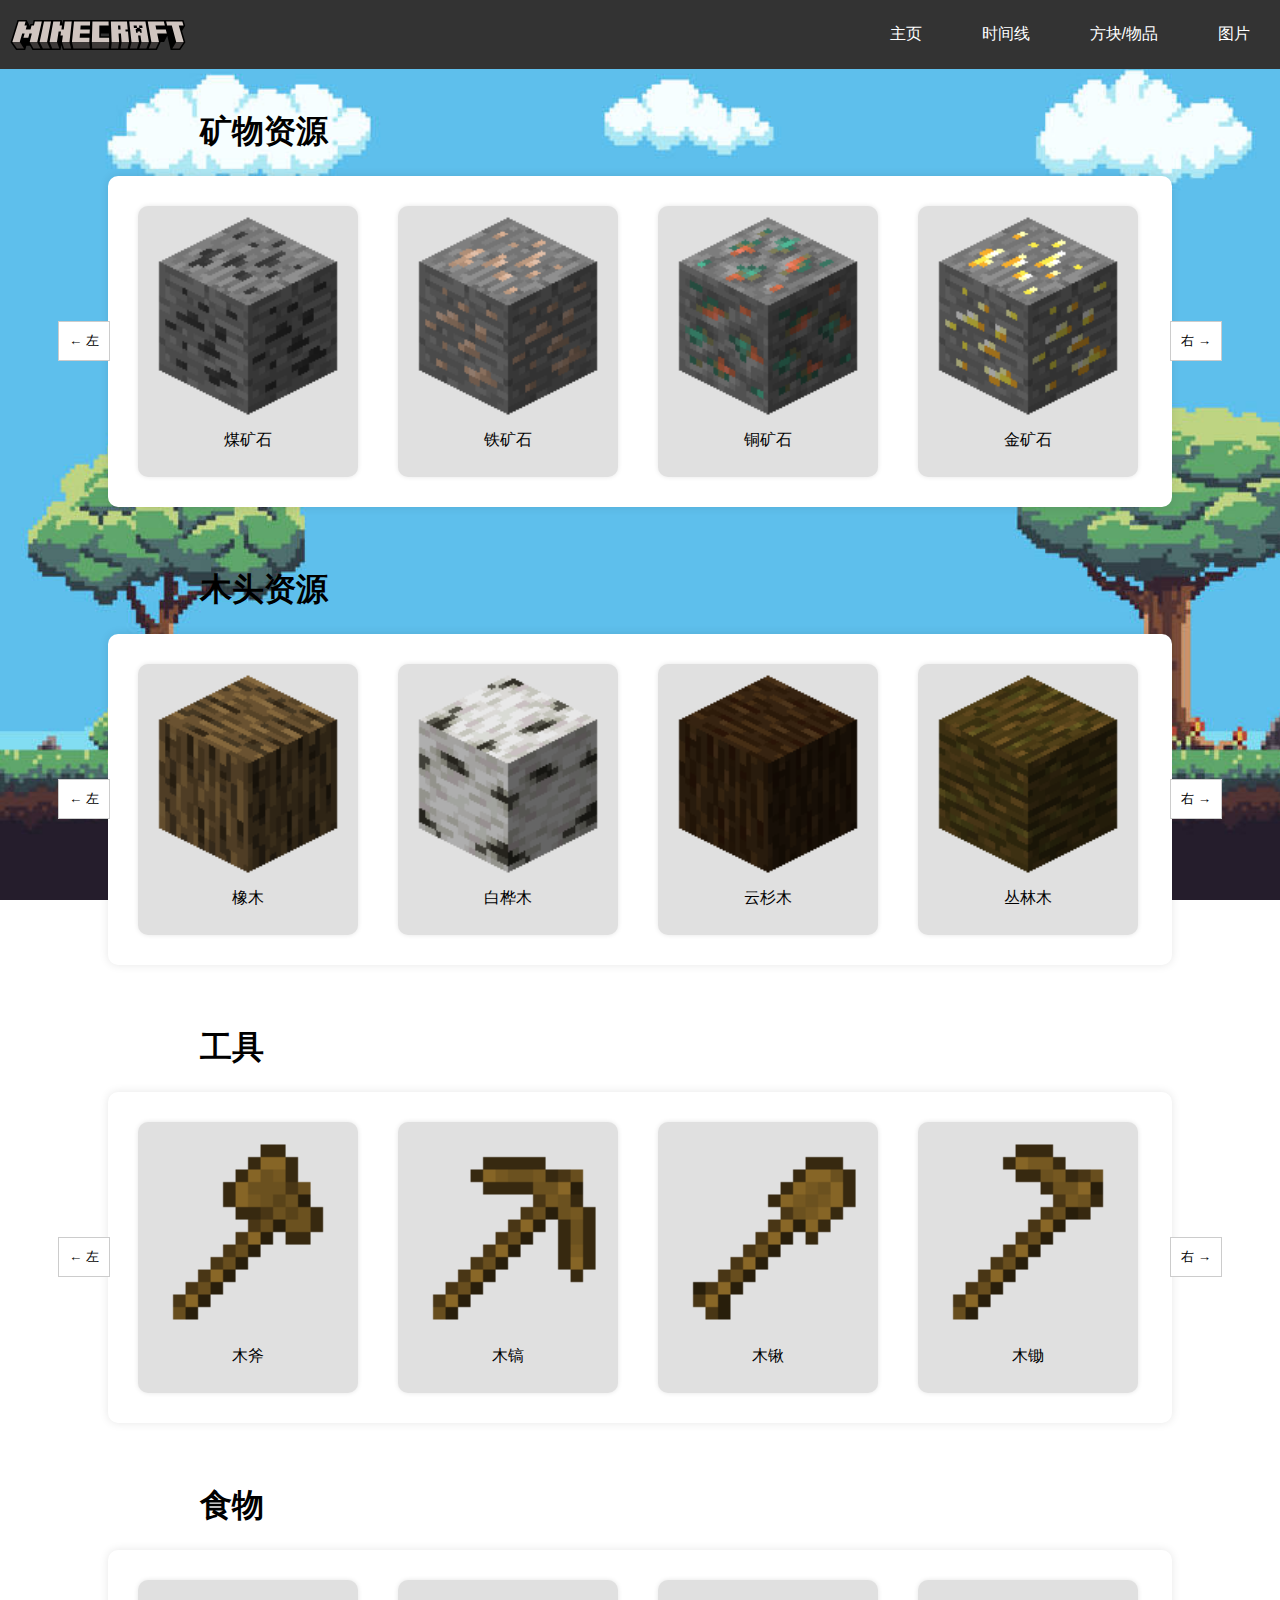
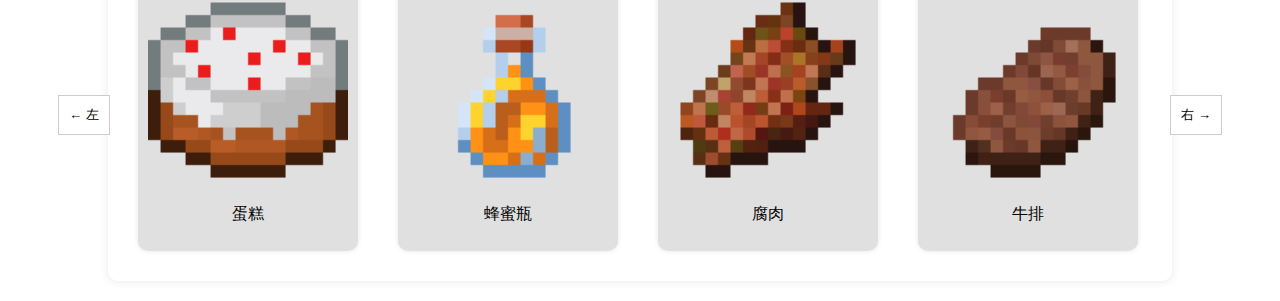
<file: html/Blocks.html>
<!DOCTYPE html>
<html lang="zh-Hans">

<head>
    <meta charset="UTF-8">
    <meta name="viewport" content="width=device-width, initial-scale=1.0">
    <title>方块/物品</title>
    <link rel="stylesheet" href="../css/Blocks.css">
    <link rel="stylesheet" href="../css/all.css">
    <script src="../JS/Blocks.js"></script>
</head>

<body>

    <nav class="navbar">
        <div class="navbar-container">
            <a href="https://www.minecraft.net/zh-hans" class="navbar-brand">
                <img src="../image/Minecraft.svg" alt="Logo" class="navbar-logo">
            </a>
            <ul class="navbar-menu">
                <li><a href="HomePage.html">主页</a></li>
                <li><a href="TimeLine.html">时间线</a></li>
                <li><a href="Blocks.html">方块/物品</a></li>
                <li><a href="Picture.html">图片</a></li>
            </ul>
        </div>
    </nav>

    <div class="blocks_label">
        <h1>矿物资源</h1>
    </div>
    <div class="gallery-container">
        <button class="scroll-button left">&larr; 左</button>
        <button class="scroll-button right">右 &rarr;</button>
        <div class="gallery-wrapper">
            <div class="gallery">
                <div class="item">
                    <img src="../image/煤矿石.png" alt="Item 1">
                    <p>煤矿石</p>
                </div>
                <div class="item">
                    <img src="../image/铁矿石.png" alt="Item 2">
                    <p>铁矿石</p>
                </div>
                <div class="item">
                    <img src="../image/铜矿石.png" alt="Item 2">
                    <p>铜矿石</p>
                </div>
                <div class="item">
                    <img src="../image/金矿石.png" alt="Item 3">
                    <p>金矿石</p>
                </div>
                <div class="item">
                    <img src="../image/红石矿石.png" alt="Item 3">
                    <p>红石矿石</p>
                </div>
                <div class="item">
                    <img src="../image/青金石矿石.png" alt="Item 3">
                    <p>青金石矿石</p>
                </div>
                <div class="item">
                    <img src="../image/钻石矿石.png" alt="Item 3">
                    <p>钻石矿石</p>
                </div>
                <div class="item">
                    <img src="../image/绿宝石矿石.png" alt="Item 3">
                    <p>绿宝石矿石</p>
                </div>
                <div class="item">
                    <img src="../image/下界石英矿石.png" alt="Item 3">
                    <p>下界石英矿石</p>
                </div>
            </div>
        </div>
    </div>

    <div class="blocks_label">
        <h1>木头资源</h1>
    </div>
    <div class="gallery-container">
        <button class="scroll-button left">&larr; 左</button>
        <button class="scroll-button right">右 &rarr;</button>
        <div class="gallery-wrapper">
            <div class="gallery">
                <div class="item">
                    <img src="../image/橡木.png" alt="Item 1">
                    <p>橡木</p>
                </div>
                <div class="item">
                    <img src="../image/白桦木.png" alt="Item 2">
                    <p>白桦木</p>
                </div>
                <div class="item">
                    <img src="../image/云杉木.png" alt="Item 2">
                    <p>云杉木</p>
                </div>
                <div class="item">
                    <img src="../image/丛林木.png" alt="Item 3">
                    <p>丛林木</p>
                </div>
                <div class="item">
                    <img src="../image/橡木木板.png" alt="Item 3">
                    <p>深色橡木</p>
                </div>
                <div class="item">
                    <img src="../image/金合欢木.png" alt="Item 3">
                    <p>金合欢木</p>
                </div>
                <div class="item">
                    <img src="../image/红树木.png" alt="Item 3">
                    <p>红树木</p>
                </div>
                <div class="item">
                    <img src="../image/樱花木.png" alt="Item 3">
                    <p>樱花木</p>
                </div>
            </div>
        </div>
    </div>

    <div class="blocks_label">
        <h1>工具</h1>
    </div>
    <div class="gallery-container">
        <button class="scroll-button left">&larr; 左</button>
        <button class="scroll-button right">右 &rarr;</button>
        <div class="gallery-wrapper">
            <div class="gallery">
                <div class="item">
                    <img src="../image/木斧.png" alt="Item 1">
                    <p>木斧</p>
                </div>
                <div class="item">
                    <img src="../image/木镐.png" alt="Item 2">
                    <p>木镐</p>
                </div>
                <div class="item">
                    <img src="../image/木锹.png" alt="Item 2">
                    <p>木锹</p>
                </div>
                <div class="item">
                    <img src="../image/木锄.png" alt="Item 3">
                    <p>木锄</p>
                </div>
                <div class="item">
                    <img src="../image/剪刀.png" alt="Item 3">
                    <p>剪刀</p>
                </div>
                <div class="item">
                    <img src="../image/打火石.png" alt="Item 3">
                    <p>打火石</p>
                </div>
                <div class="item">
                    <img src="../image/鞍.png" alt="Item 3">
                    <p>鞍</p>
                </div>
                <div class="item">
                    <img src="../image/钓鱼竿.png" alt="Item 3">
                    <p>钓鱼竿</p>
                </div>
                <div class="item">
                    <img src="../image/命名牌.png" alt="Item 3">
                    <p>命名牌</p>
                </div>
                <div class="item">
                    <img src="../image/指南针.png" alt="Item 3">
                    <p>指南针</p>
                </div>
                <div class="item">
                    <img src="../image/时钟.png" alt="Item 3">
                    <p>时钟</p>
                </div>
                <div class="item">
                    <img src="../image/桶.png" alt="Item 3">
                    <p>桶</p>
                </div>
                <div class="item">
                    <img src="../image/地图.png" alt="Item 3">
                    <p>地图</p>
                </div>
            </div>
        </div>
    </div>

    <div class="blocks_label">
        <h1>食物</h1>
    </div>
    <div class="gallery-container">
        <button class="scroll-button left">&larr; 左</button>
        <button class="scroll-button right">右 &rarr;</button>
        <div class="gallery-wrapper">
            <div class="gallery">
                <div class="item">
                    <img src="../image/蛋糕.png" alt="Item 1">
                    <p>蛋糕</p>
                </div>
                <div class="item">
                    <img src="../image/蜂蜜瓶.png" alt="Item 2">
                    <p>蜂蜜瓶</p>
                </div>
                <div class="item">
                    <img src="../image/腐肉.png" alt="Item 2">
                    <p>腐肉</p>
                </div>
                <div class="item">
                    <img src="../image/牛排.png" alt="Item 3">
                    <p>牛排</p>
                </div>
                <div class="item">
                    <img src="../image/熟兔肉.png" alt="Item 3">
                    <p>熟兔肉</p>
                </div>
                <div class="item">
                    <img src="../image/熟羊肉.png" alt="Item 3">
                    <p>熟羊肉</p>
                </div>
                <div class="item">
                    <img src="../image/熟猪排.png" alt="Item 3">
                    <p>熟猪排</p>
                </div>
                <div class="item">
                    <img src="../image/甜菜汤.png" alt="Item 3">
                    <p>甜菜汤</p>
                </div>
                <div class="item">
                    <img src="../image/西瓜片.png" alt="Item 3">
                    <p>西瓜片</p>
                </div>
            </div>
        </div>
    </div>
</body>

</html>
</file>
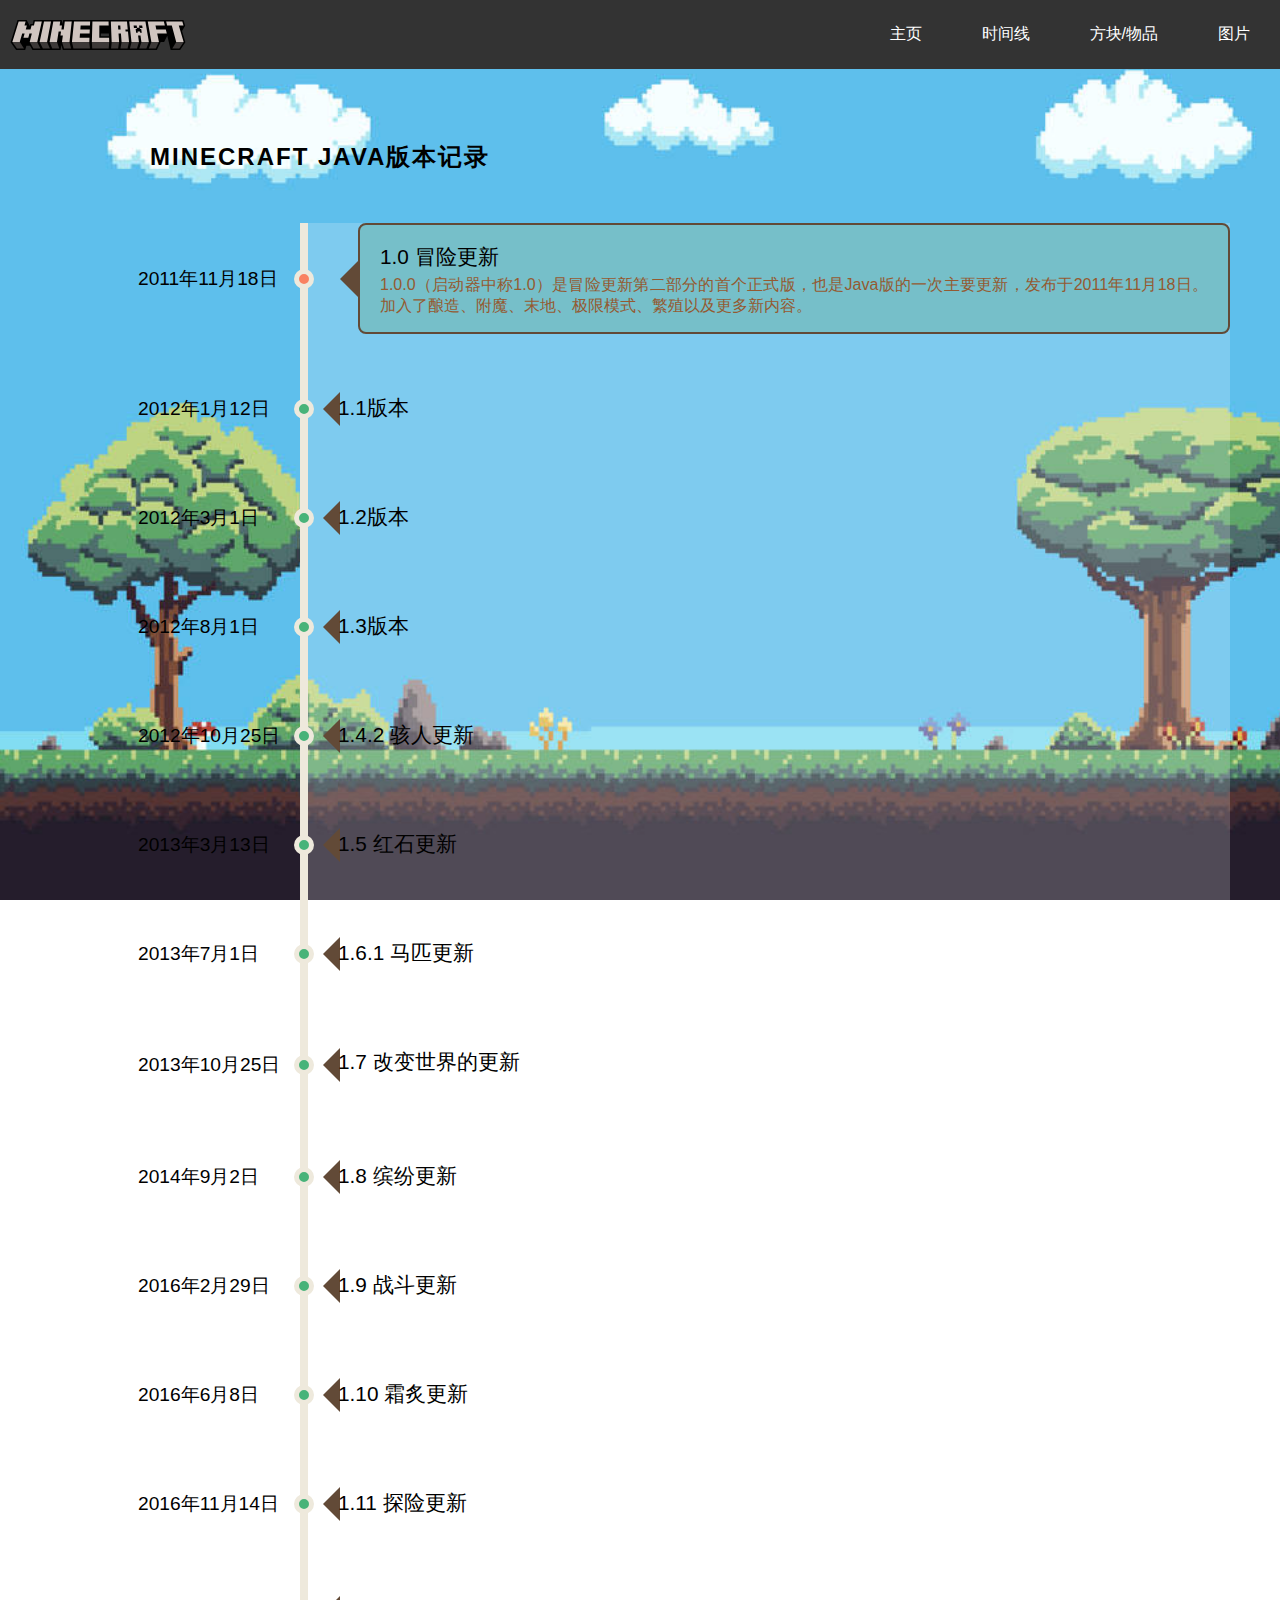
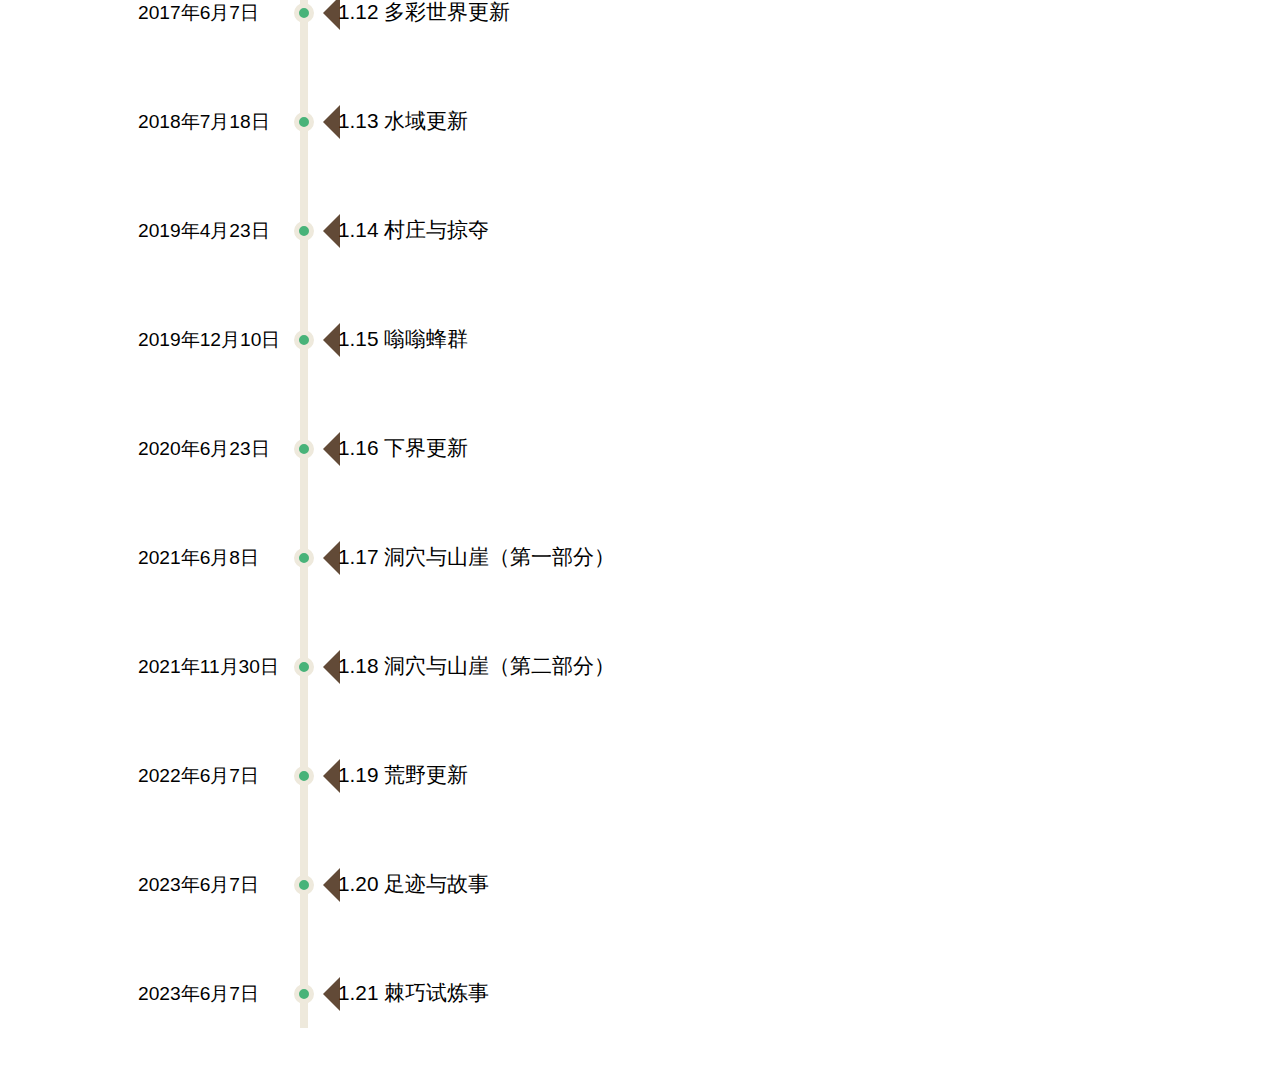
<file: html/TimeLine.html>
<!DOCTYPE html>
<html lang="zh-Hans">

<head>
    <meta charset="UTF-8">
    <title>时间线</title>
    <link rel="stylesheet" href="../css/TimeLine.css">
    <link rel="stylesheet" href="../css/all.css">
    <style>
        body {
            font-family: 'Microsoft YaHei', '微软雅黑', sans-serif;
        }
    </style>
</head>

<body translate="no">

    <nav class="navbar">
        <div class="navbar-container">
            <a href="https://www.minecraft.net/zh-hans" class="navbar-brand">
                <img src="../image/Minecraft.svg" alt="Logo" class="navbar-logo">
            </a>
            <ul class="navbar-menu">
                <li><a href="HomePage.html">主页</a></li>
                <li><a href="TimeLine.html">时间线</a></li>
                <li><a href="Blocks.html">方块/物品</a></li>
                <li><a href="Picture.html">图片</a></li>
            </ul>
        </div>
    </nav>

    <h2>Minecraft Java版本记录</h2>
    <ul id='timeline'>
        <li class='work'>
            <input class='radio' id='work1' name='works' type='radio' checked>
            <div class="relative">
                <label for='work1'>1.0 冒险更新</label>
                <span class='date'>2011年11月18日</span>
                <span class='circle'></span>
            </div>
            <div class='content'>
                <p>1.0.0（启动器中称1.0）是冒险更新第二部分的首个正式版，也是Java版的一次主要更新，发布于2011年11月18日。加入了酿造、附魔、末地、极限模式、繁殖以及更多新内容。</p>
            </div>
        </li>
        <li class='work'>
            <input class='radio' id='work2' name='works' type='radio'>
            <div class="relative">
                <label for='work2'>1.1版本</label>
                <span class='date'>2012年1月12日</span>
                <span class='circle'></span>
            </div>
            <div class='content'>
                <p>
                    1.1是Java版的一次主要更新，发布于2012年1月12日[1]，加入了刷怪蛋、超平坦世界类型、沙滩以及对多种语言的支持。
                </p>
            </div>
        </li>
        <li class='work'>
            <input class='radio' id='work3' name='works' type='radio'>
            <div class="relative">
                <label for='work3'>1.2版本</label>
                <span class='date'>2012年3月1日</span>
                <span class='circle'></span>
            </div>
            <div class='content'>
                <p>
                    1.2.1是Java版的一次主要更新，发布于2012年3月1日[1]，引入了新的Anvil文件格式，使建筑高度限制上升至256格，加入了僵尸围城和丛林生物群系、废弃矿井中的木板桥以及沙漠中的沙漠水井，还加入了新的方块及物品，比如附魔之瓶、红石灯、火焰弹和新的生物——铁傀儡和豹猫，并修复了3个漏洞。
                </p>
            </div>
        </li>
        <li class='work'>
            <input class='radio' id='work4' name='works' type='radio'>
            <div class="relative">
                <label for='work4'>1.3版本</label>
                <span class='date'>2012年8月1日</span>
                <span class='circle'></span>
            </div>
            <div class='content'>
                <p>
                    1.3加入了村民交易，全新的冒险模式，全新的结构（丛林神庙和沙漠神殿），许多方块和物品例如绿宝石，成书、书与笔、绊线钩和末影箱。这个版本也改良了附魔并且使爬行者更强大。
                </p>
            </div>
        </li>
        <li class='work'>
            <input class='radio' id='work5' name='works' type='radio'>
            <div class="relative">
                <label for='work5'>1.4.2 骇人更新</label>
                <span class='date'>2012年10月25日</span>
                <span class='circle'></span>
            </div>
            <div class='content'>
                <p>
                    1.4.2是骇人更新的首个正式版本，加入了大量的新生物（女巫、蝙蝠、僵尸村民和凋灵骷髅），可以放置或穿戴的头颅，一个新的Boss生物（凋灵），命令方块、铁砧、信标、新的食物（马铃薯、胡萝卜和南瓜派）、用来控制猪的胡萝卜钓竿和新的装饰性物品（例如物品展示框、花盆、圆石墙）。
                </p>
            </div>
        </li>
        <li class='work'>
            <input class='radio' id='work6' name='works' type='radio'>
            <div class="relative">
                <label for='work6'>1.5 红石更新</label>
                <span class='date'>2013年3月13日</span>
                <span class='circle'></span>
            </div>
            <div class='content'>
                <p>
                    1.5是红石更新的首个正式版，是添加了数种红石有关方块与一种新装饰性方块石英块的更新。此版本也含有计分板系统、新材质包格式与光照引擎优化。
                </p>
            </div>
        </li>
        <li class='work'>
            <input class='radio' id='work7' name='works' type='radio'>
            <div class="relative">
                <label for='work7'>1.6.1 马匹更新</label>
                <span class='date'>2013年7月1日</span>
                <span class='circle'></span>
            </div>
            <div class='content'>
                <p>
                    1.6.1是马匹更新的首个正式版，加入了诸如马、拴绳、煤炭块、地毯、资源包以及新启动器之类的新特性。
                </p>
            </div>
        </li>
        <li class='work'>
            <input class='radio' id='work8' name='works' type='radio'>
            <div class="relative">
                <label for='work8'>1.7 改变世界的更新</label>
                <span class='date'>2013年10月25日</span>
                <span class='circle'></span>
            </div>
            <div class='content'>
                <p>
                    1.7是Java版1.7.2的首个预发布版，发布于2013年10月23日[1]，加入了金合欢和深色橡树对应的楼梯和台阶，并修复了一些漏洞。</p>
                <p>
                    1.7.2是改变世界的更新的首个正式版，也是Java版的一次主要更新，发布于2013年10月25日[1][2]，添加了新的生物群系、新的结构、新的花、染色玻璃、更好的网络环境、新的命令等。
                </p>
            </div>
        </li>
        <li class='work'>
            <input class='radio' id='work9' name='works' type='radio'>
            <div class="relative">
                <label for='work9'>1.8 缤纷更新</label>
                <span class='date'>2014年9月2日</span>
                <span class='circle'></span>
            </div>
            <div class='content'>
                <p>
                    1.8是缤纷更新的第一个正式版，[1]在Minecraft中增加了许多新内容并修改了许多方面。这次更新允许地图制作者更方便地制作冒险地图，并增加了许多新方块、生物和一个为生存准备的新结构，加入并增强了许多命令，世界边界变为强制的和动态的，许多生存机制被修改，加入了旁观者模式，性能显著上升并增加了许多自定义世界的选项。
                </p>
            </div>
        </li>
        <li class='work'>
            <input class='radio' id='work10' name='works' type='radio'>
            <div class="relative">
                <label for='work10'>1.9 战斗更新</label>
                <span class='date'>2016年2月29日</span>
                <span class='circle'></span>
            </div>
            <div class='content'>
                <p>
                    战斗更新第一个正式版本，是Minecraft一个主要更新，已于2016年2月29日发布。此次更新通过添加时间攻击系统、双持、光灵箭、药箭和盾牌彻底地修改了战斗系统。在末地中玩家与末影龙战斗机制被修改，扩大了末地岛屿并加入了紫颂植物、末地城、末地船、紫珀块、潜影贝以及玩家穿戴后可进行空中滑行的鞘翅。
                </p>
            </div>
        </li>
        <li class='work'>
            <input class='radio' id='work11' name='works' type='radio'>
            <div class="relative">
                <label for='work11'>1.10 霜炙更新</label>
                <span class='date'>2016年6月8日</span>
                <span class='circle'></span>
            </div>
            <div class='content'>
                <p>
                    1.10是霜炙更新的第一个正式版本，也是Minecraft的一次重大更新。此次更新给予玩家使用结构方块的能力，加入了岩浆块、地狱疣块、红色地狱砖和由骨块组成的化石结构，也加入了流浪者、尸壳和北极熊。
                </p>
            </div>
        </li>
        <li class='work'>
            <input class='radio' id='work12' name='works' type='radio'>
            <div class="relative">
                <label for='work12'>1.11 探险更新</label>
                <span class='date'>2016年11月14日</span>
                <span class='circle'></span>
            </div>
            <div class='content'>
                <p>
                    1.11是探险更新的第一个正式版，也是Minecraft一个重大更新。此次更新对实体ID作出了重大改动，并且加入了灾厄村民（卫道士和唤魔者）、恼鬼、不死图腾、探险家地图、侦测器、潜影盒、林地府邸以及羊驼。
                </p>
            </div>
        </li>
        <li class='work'>
            <input class='radio' id='work13' name='works' type='radio'>
            <div class="relative">
                <label for='work13'>1.12 多彩世界更新</label>
                <span class='date'>2017年6月7日</span>
                <span class='circle'></span>
            </div>
            <div class='content'>
                <p>
                    1.12，即多彩世界更新的首个正式版，是Minecraft于2017年6月7日发布的一次重大更新。此次更新加入了新的合成系统和函数系统、为新手准备的提示、带釉陶瓦、混凝土、染色床、幻术师和鹦鹉，以及取代成就的进度。
                </p>
            </div>
        </li>
        <li class='work'>
            <input class='radio' id='work14' name='works' type='radio'>
            <div class="relative">
                <label for='work14'>1.13 水域更新</label>
                <span class='date'>2018年7月18日</span>
                <span class='circle'></span>
            </div>
            <div class='content'>
                <p>
                    1.13，即水域更新，是一个于2018年7月18日发布的Minecraft
                    Java版重大更新。此次更新注重海洋内容、漏洞修复、技术性特性与优化。具体来说，加入了诸如蓝冰、珊瑚、潮涌核心、海带、海泡菜、去皮原木、去皮木头和海龟蛋等等的方块，也加入了诸如藏宝图、调试棒、鱼桶、海洋之心、幻翼膜和三叉戟等等的新物品。此外还加入了新生物海豚、溺尸、鱼、幻翼、海龟、全新的生物群系、新的自选世界类型和新的结构。此次更新也加入了许多命令和更改了已存在的命令的格式，加入了许多新的技术性内容，例如数据包和标签。
                </p>
            </div>
        </li>
        <li class='work'>
            <input class='radio' id='work15' name='works' type='radio'>
            <div class="relative">
                <label for='work15'>1.14 村庄与掠夺</label>
                <span class='date'>2019年4月23日</span>
                <span class='circle'></span>
            </div>
            <div class='content'>
                <p>
                    1.14是“村庄和掠夺（Village and
                    Pillage）”更新的首个正式版，于2019年4月23日发布。本次更新主要专注于村庄，包括加入一个称为掠夺者的灾厄村民变种，以及重新设计村庄建筑以匹配其所在的生物群系。本次更新也引入了许多新的方块和怪物，修改了合成系统，更新针叶林生物群系（添加了狐狸和甜浆果），加入新的丛林变种竹林（包括竹子和熊猫）。

                </p>
            </div>
        </li>
        <li class='work'>
            <input class='radio' id='work16' name='works' type='radio'>
            <div class="relative">
                <label for='work16'>1.15 嗡嗡蜂群</label>
                <span class='date'>2019年12月10日</span>
                <span class='circle'></span>
            </div>
            <div class='content'>
                <p>
                    1.15是嗡嗡蜂群的首个版本，也是Java版的一次主要更新，发布于2019年12月10日。此次更新加入了蜜蜂及其相关物品，如蜂箱、蜂巢和蜜脾。除此以外，此更新也专注于修复漏洞和改善性能，并且添加了许多原本基岩版独有的特性。
                </p>
            </div>
        </li>
        <li class='work'>
            <input class='radio' id='work17' name='works' type='radio'>
            <div class="relative">
                <label for='work17'>1.16 下界更新</label>
                <span class='date'>2020年6月23日</span>
                <span class='circle'></span>
            </div>
            <div class='content'>
                <p>
                    1.16是下界更新的首个正式版，也是Java版的一次主要更新，发布于2020年6月23日。此次更新于2019年9月28日在MINECON Live
                    2019中首次公布。此次更新为下界添加了大量特性，包括加入四种新的生物群系、四种新的生物以及大量新的方块，同时还引入了一种名为下界合金的装备品质，通过下界中稀有的远古残骸获取。此次更新发布伴随着新的菜单屏幕，并修复了大量漏洞。
                </p>
            </div>
        </li>
        <li class='work'>
            <input class='radio' id='work18' name='works' type='radio'>
            <div class="relative">
                <label for='work18'>1.17 洞穴与山崖（第一部分）</label>
                <span class='date'>2021年6月8日</span>
                <span class='circle'></span>
            </div>
            <div class='content'>
                <p>
                    1.17是洞穴与山崖的首个正式版，也是Java版的一次主要更新，发布于2021年6月8日[1]。此次更新于2020年10月3日在Minecraft Live
                    2020中首次公布[2]，着重于加入洞穴与山崖的新方块、新物品和新生物。
                </p>
            </div>
        </li>
        <li class='work'>
            <input class='radio' id='work19' name='works' type='radio'>
            <div class="relative">
                <label for='work19'>1.18 洞穴与山崖（第二部分）</label>
                <span class='date'>2021年11月30日</span>
                <span class='circle'></span>
            </div>
            <div class='content'>
                <p>
                    1.18是洞穴与山崖第二部分的首个正式版，也是Java版的一次主要更新，发布于2021年11月30日。此次更新完全重制了主世界的生成机制，加入了含有含水层的更大的洞穴、更高的山脉，以及新的洞穴和山地生物群系。此次更新于2021年4月14日1.17的快照21w15a发布时被一同公布。在此次更新的首个开发版本发布之前，它的部分特性最早在1.17的快照中开发，21w15a开始在预览数据包中开发。
                </p>
            </div>
        </li>
        <li class='work'>
            <input class='radio' id='work20' name='works' type='radio'>
            <div class="relative">
                <label for='work20'>1.19 荒野更新</label>
                <span class='date'>2022年6月7日</span>
                <span class='circle'></span>
            </div>
            <div class='content'>
                <p>
                    1.19是荒野更新的首个正式版，也是Java版的一次主要更新，发布于2022年6月7日。此次更新加入了深暗之域和红树林沼泽生物群系，远古城市结构，新生物监守者、青蛙、蝌蚪和悦灵，以及大量的新方块与新物品。此次更新在Minecraft
                    Live 2021期间宣布。
                </p>
            </div>
        </li>
        <li class='work'>
            <input class='radio' id='work21' name='works' type='radio'>
            <div class="relative">
                <label for='work21'>1.20 足迹与故事</label>
                <span class='date'>2023年6月7日</span>
                <span class='circle'></span>
            </div>
            <div class='content'>
                <p>
                    1.20是足迹与故事的首个正式版，也是Java版的一次主要更新，发布于2023年6月7日。此次更新在Minecraft Live
                    2022期间宣布，主题名称于2023年3月2日的Minecraft Monthly上公布。它的部分特性从22w42a开始以内置数据包的形式开发。
                </p>
            </div>
        </li>
        <li class='work'>
            <input class='radio' id='work22' name='works' type='radio'>
            <div class="relative">
                <label for='work22'>1.21 棘巧试炼事</label>
                <span class='date'>2023年6月7日</span>
                <span class='circle'></span>
            </div>
            <div class='content'>
                <p>
                    1.21是棘巧试炼的首个正式版，也是Java版的一次主要更新，发布于2024年6月13日。此次更新在Minecraft Live 2023期间宣布，主题名称于2024年4月26日的Minecraft
                    Monthly上公布。此次更新加入了试炼密室结构，新生物旋风人和沼骸，不祥事件，以及大量的新方块与新物品。它的部分特性从23w42a开始以内置数据包的形式开发。
                </p>
            </div>
        </li>
    </ul>
</body>

</html>
</file>
<file: css/Blocks.css>
/* styles.css */

body {
    font-family: Arial, sans-serif;
    background-color: #f4f4f4;
    margin: 0;
    padding: 0;
}

.navbar-con ul {
    list-style-type: none;
    margin: 0;
    padding: 0;
    width: 200px;
    background-color: #f1f1f1;
}

.navbar-con li a {
    display: block;
    color: #000;
    padding: 8px 16px;
    text-decoration: none;
}

.blocks_label {
     width: 15em;
  /* border: 1px solid #333; */
  /* box-shadow: 8px 8px 5px #444; */
  padding-top: 20px;
  padding-left: 200px;
}

.gallery-container {
    width: 80%;
    margin: 20px auto;
    padding: 20px;
    background-color: #fff;
    box-shadow: 0 0 10px rgba(0,0,0,0.1);
    border-radius: 10px;
    text-align: center;
    position: relative; /* 为了定位按钮 */
}

.gallery-container h1 {
    margin: 20px;
    /* margin-bottom: 100px; */
    position:static;
}

.gallery-wrapper {
    overflow-x: hidden; /* 隐藏滚动条 */
    white-space: nowrap; /* 防止内容自动换行 */
    width: 100%;
    position: relative;
}

.gallery {
    display: inline-flex; /* 使子元素横向排列 */
    transition: transform 0.3s ease; /* 添加平滑过渡效果 */
    gap: 20px;
}

.item {
    width: 200px; /* 设置固定宽度 */
    margin: 10px;
    padding: 10px;
    background-color: #e0e0e0;
    border-radius: 10px;
    box-shadow: 0 0 5px rgba(0,0,0,0.1);
    display: inline-block; /* 使项目保持在同一行 */
    vertical-align: top; /* 保持垂直对齐 */
}

.item img {
    width: 100%;
    height: auto;
    border-radius: 10px;
}

.item p {
    margin-top: 10px;
    font-size: 16px;
}

.scroll-button {
    position: absolute;
    top: 50%;
    transform: translateY(-50%);
    background-color: #fff;
    border: 1px solid #ccc;
    padding: 10px;
    cursor: pointer;
    z-index: 1;
}

.scroll-button.left {
    left: -50px;
}

.scroll-button.right {
    right: -50px;
}

.item:hover {
    transform: scale(1.05);
}
</file>
<file: css/all.css>
body {
    font-family: Arial, sans-serif;
    margin: 0;
    padding: 0;
}

.navbar {
    background-color: #333;
    overflow: hidden;
}

.navbar-container {
    display: flex;
    justify-content: space-between;
    align-items: center;
    padding: 10px 10px;
}

.navbar-brand {
    display: flex;
    align-items: center;
}

.navbar-logo {
    height: 30px;
    /* width: 100px; */
    margin-right: 10px;
}

.navbar-menu {
    list-style-type: none;
    margin: 0;
    padding: 0;
    display: flex;
}

.navbar-menu li {
    margin-left: 20px;
}

.navbar-menu li a {
    color: white;
    text-decoration: none;
    padding: 14px 20px;
    display: block;
}

.navbar-menu li a:hover {
    background-color: #575757;
}

body{
	margin: 0;
	padding: 0;
	background: url(../image/background.jpg) no-repeat;
    background-attachment: fixed;
	background-size: cover;

}
</file>
<file: css/TimeLine.css>
body {
            /* max-width: 1200px; */
            margin: 0 auto;
            padding: 0 5%;
            font-size: 100%;
            font-family: 'Microsoft YaHei', '微软雅黑', sans-serif;
            color: black;
            
        }

        h2 {
            margin: 3em 0 0 150px;
            font-size: 1.5em;
            font-family: 'Microsoft YaHei', '微软雅黑', sans-serif;
            letter-spacing: 2px;
            text-transform: uppercase;
        }

        /* 时间线样式 */
        #timeline {
            list-style: none;
            margin: 50px 50px 30px 300px;
            padding-left: 30px;
            border-left: 8px solid #eee9dc;
            background-color: rgba(255,255,255,0.2);
        }

        #timeline li {
            margin: 40px 0;
            position: relative;
        }

        #timeline p {
            margin: 0 0 15px;
        }

        .date {
            margin-top: -10px;
            top: 50%;
            left: -200px;
            font-size: 1.2em;
            font-family: 'Microsoft YaHei', '微软雅黑', sans-serif;
            line-height: 20px;
            position: absolute;
        }

        .circle {
            margin-top: -10px;
            /* margin-right: 200px; */
            top: 50%;
            left: -44px;
            width: 10px;
            height: 10px;
            background: #48b379;
            border: 5px solid #eee9dc;
            border-radius: 50%;
            display: block;
            position: absolute;
            /* background-color: rgba(255,255,255,0.2); */
        }

        .content {
            max-height: 20px;
            padding: 50px 20px 0;
            border-color: transparent;
            border-width: 2px;
            border-style: solid;
            border-radius: 0.5em;
            position: relative;
            /* background-color: rgba(255,255,255,0.2); */
        }

        .content:before,
        .content:after {
            content: "";
            width: 0;
            height: 0;
            border: solid transparent;
            position: absolute;
            pointer-events: none;
            right: 100%;
        }

        .content:before {
            border-right-color: inherit;
            border-width: 20px;
            top: 50%;
            margin-top: -20px;
        }

        .content:after {
            border-right-color: #624a37;
            border-width: 17px;
            top: 50%;
            margin-top: -17px;
        }

        .content p {
            max-height: 0;
            color: transparent;
            text-align: justify;
            word-break: break-word;
            hyphens: auto;
            overflow: hidden;
        }

        label {
            font-size: 1.3em;
            font-family: 'Microsoft YaHei', '微软雅黑', sans-serif;
            position: absolute;
            z-index: 100;
            cursor: pointer;
            top: 20px;
            transition: transform 0.2s linear;
        }

        .radio {
            display: none;
        }

        .radio:checked+.relative label {
            cursor: auto;
            transform: translateX(42px);
        }

        .radio:checked+.relative .circle {
            background: #f98262;
        }

        .radio:checked~.content {
            max-height: 180px;
            border-color: #624a37;
            margin-right: 20px;
            transform: translateX(20px);
            transition: max-height 0.4s linear, border-color 0.5s linear, transform 0.2s linear;
            background-color: rgb(101, 165, 113, 0.3);
        }

        .radio:checked~.content p {
            max-height: 200px;
            color: #945a31;
            transition: color 0.3s linear 0.3s;
        }
</file>
